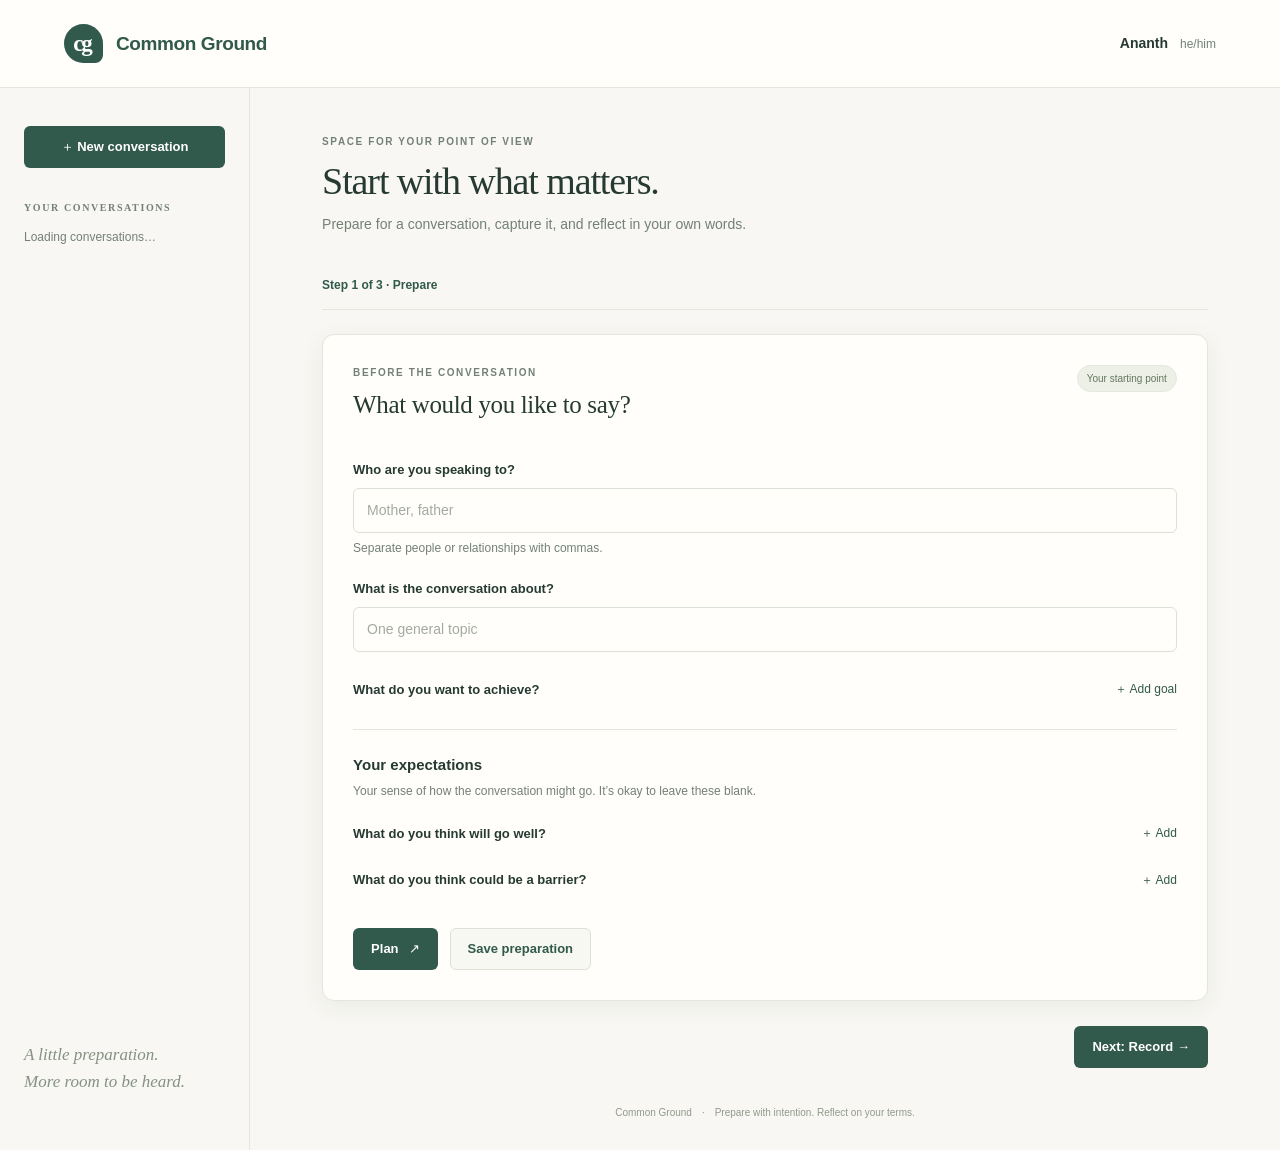
<file: interface/static/index.html>
<!doctype html>
<html lang="en">
<head>
  <meta charset="utf-8">
  <meta name="viewport" content="width=device-width, initial-scale=1">
  <meta name="theme-color" content="#31594c">
  <title>Common Ground · Conversation preparation</title>
  <link rel="stylesheet" href="/static/style.css">
  <script type="module" src="/static/app.js"></script>
</head>
<body>
  <header class="topbar"><a class="brand" href="/" aria-label="Common Ground home"><span class="brand-mark" aria-hidden="true">cg</span><span>Common Ground</span></a><span class="profile" id="profile">Ananth <span>he/him</span></span></header>
  <div class="workspace">
    <aside class="sidebar" aria-label="Your conversations">
      <button class="button primary" id="new-session">＋ New conversation</button>
      <h2 class="eyebrow">Your conversations</h2>
      <div id="session-list" class="session-list"><p class="muted small">Loading conversations…</p></div>
      <p class="sidebar-note">A little preparation.<br>More room to be heard.</p>
    </aside>
    <main>
      <div class="page-heading"><div><p class="eyebrow">Space for your point of view</p><h1 id="page-title">Start with what matters.</h1><p id="page-description">Prepare for a conversation, capture it, and reflect in your own words.</p></div><button id="delete-session" class="text-button danger" hidden>Delete conversation</button></div>
      <div id="notice" class="notice" role="status" aria-live="polite" hidden></div>
      <p id="stage-progress" class="stage-progress" role="status">Step 1 of 3 · Prepare</p>
      <nav id="stage-tabs" class="stage-tabs" aria-label="Completed conversation" hidden>
        <button type="button" data-stage="prepare" aria-controls="prepare-stage">Preparation</button>
        <button type="button" data-stage="record" aria-controls="record-stage">Recording</button>
        <button type="button" data-stage="reflect" aria-controls="reflect-stage">Self-evaluation</button>
      </nav>
      <section id="prepare-stage" class="stage-panel" aria-label="Prepare">
        <form id="preparation-form" class="panel">
          <div class="section-heading"><div><p class="eyebrow">Before the conversation</p><h2>What would you like to say?</h2></div><span class="pill">Your starting point</span></div>
          <fieldset id="preparation-fields">
            <label for="audience">Who are you speaking to?</label><input id="audience" name="audience" placeholder="Mother, father" required maxlength="2000" aria-describedby="audience-help"><p class="help" id="audience-help">Separate people or relationships with commas.</p>
            <label for="topic">What is the conversation about?</label><input id="topic" name="topic" placeholder="One general topic" required maxlength="2000">
            <div class="field-group"><div class="label-row"><label id="goals-label">What do you want to achieve?</label><button type="button" class="add-button" data-add="goals" aria-label="Add a goal">＋ Add goal</button></div><div id="goals" aria-labelledby="goals-label"></div></div>
            <div class="expectations"><h3>Your expectations</h3><p class="help">Your sense of how the conversation might go. It’s okay to leave these blank.</p><div class="field-group"><div class="label-row"><label id="positives-label">What do you think will go well?</label><button type="button" class="add-button" data-add="positives" aria-label="Add something that might go well">＋ Add</button></div><div id="positives" aria-labelledby="positives-label"></div></div><div class="field-group"><div class="label-row"><label id="barriers-label">What do you think could be a barrier?</label><button type="button" class="add-button" data-add="barriers" aria-label="Add a possible barrier">＋ Add</button></div><div id="barriers" aria-labelledby="barriers-label"></div></div></div>
          </fieldset>
          <div id="preparation-locked" class="help" hidden>This preparation is preserved with your recording or reflection. Start a new conversation to change your goals.</div>
          <div id="clarifications" hidden></div>
          <div class="actions"><button type="submit" class="button primary" id="plan-button">Plan <span aria-hidden="true">↗</span></button><button type="button" class="button secondary" id="save-preparation">Save preparation</button><span class="help" id="model-status"></span></div>
        </form>
        <section class="panel plan-panel" id="plan-panel" hidden><div class="section-heading"><div><p class="eyebrow">A possible way forward</p><h2>Your conversation plan</h2></div><span class="pill">AI draft · editable</span></div><div class="plan-toolbar"><p class="help">A suggested sequence. Use the words that feel right to you.</p><button type="button" class="button secondary" id="edit-plan" aria-controls="plan-editor" aria-expanded="false">Edit wording</button></div><form id="chosen-plan-form"><div id="plan-preview"></div><div id="plan-editor" hidden></div><div class="actions"><button class="button primary" type="submit" id="save-plan">Save this plan</button><button class="button secondary" type="button" id="reject-plan">Discard suggestions</button><span class="help" id="plan-save-status"></span></div></form></section>
        <div class="stage-navigation"><button type="button" class="button primary" id="go-record">Next: Record →</button></div>
      </section>
      <section id="record-stage" class="stage-panel" aria-label="Record" hidden><div class="panel recording-panel"><p class="eyebrow">During the conversation</p><h2>Be present. We’ll keep the recording.</h2><p class="muted">Audio is saved with this conversation. There are no live alerts or analysis.</p><div class="recording-display"><div id="recording-orb" class="recording-orb" aria-hidden="true"><span></span></div><div class="timer" id="recording-timer">00:00</div><p id="recording-status" role="status" aria-live="polite">Ready when you are.</p></div><p class="help" id="recording-help">Keep this page open while recording. Let everyone know before you start.</p><div class="actions centered"><button class="button primary" id="start-recording">Start recording</button><button class="button stop" id="stop-recording" hidden>Stop and save</button><button class="button primary" id="retry-recording" hidden>Retry save</button><a class="button secondary" id="download-recording" hidden>Download a backup</a><button class="text-button danger" id="discard-recording" hidden>Discard captured audio</button></div><audio id="recording-playback" controls preload="metadata" hidden></audio><p id="recording-saved" class="help" hidden>Saved as MP4. You can return to this recording later.</p></div><div class="stage-navigation"><button type="button" class="button secondary" id="back-prepare">← Back to preparation</button><button type="button" class="button primary" id="go-reflect">Next: Self-evaluation →</button></div></section>
      <section id="reflect-stage" class="stage-panel" aria-label="Reflect" hidden><form class="panel" id="evaluation-form"><div class="section-heading"><div><p class="eyebrow">After the conversation</p><h2>How did it go for you?</h2></div><span class="pill">In your own words</span></div><p class="help">Your assessment is what counts. You can save a draft and return later.</p><div id="evaluation-goals"></div><label for="reflection">What went differently from what you expected? <span class="optional">Optional</span></label><div id="expectations-context" class="expectations-context"></div><textarea id="reflection" aria-describedby="expectations-context" rows="4" placeholder="Anything that surprised you, or that you would approach differently…"></textarea><div class="actions"><button class="button secondary" type="submit" name="state" value="draft">Save draft</button><button class="button primary" type="submit" name="state" value="completed">Complete reflection</button><span class="help" id="evaluation-status"></span></div></form><section class="panel summary-panel"><div class="section-heading"><div><p class="eyebrow">Optional</p><h2>Your conversation summary</h2></div><span class="pill">AI-assisted</span></div><p class="help" id="summary-sources">Uses your written evaluation and the saved audio, when available. These are sent to Google Gemini only when you generate a summary. Your ratings stay yours.</p><button class="button secondary" id="generate-summary">Generate summary</button><div id="summary-editor" hidden><p id="summary-outdated" class="notice" hidden>Your reflection or recording has changed. Generate a new summary to include the latest information.</p><p class="help" id="summary-used-sources"></p><label for="summary-text">AI summary · editable draft</label><textarea id="summary-text" rows="6"></textarea><button class="button secondary" id="save-summary">Save summary edits</button></div></section><div class="stage-navigation"><button type="button" class="button secondary" id="back-record">← Back to recording</button></div></section>
      <footer>Common Ground <span aria-hidden="true">·</span> Prepare with intention. Reflect on your terms.</footer>
    </main>
  </div>
</body>
</html>
</file>
<file: static/style.css>
:root{color-scheme:light;--paper:#f8f7f3;--white:#fffefa;--ink:#263a33;--muted:#738078;--green:#31594c;--green-light:#edf2ec;--line:#e2e6dc;--terracotta:#ae654b;--shadow:0 6px 25px #243c3010;font-family:Inter,-apple-system,BlinkMacSystemFont,"Segoe UI",sans-serif;font-synthesis:none;font-size:15px}*{box-sizing:border-box}body{margin:0;background:var(--paper);color:var(--ink);line-height:1.55}button,input,textarea,select{font:inherit}button,a,input,textarea,select{-webkit-tap-highlight-color:transparent}button{cursor:pointer}button:disabled{cursor:not-allowed;opacity:.5}button:focus-visible,a:focus-visible{outline:3px solid #b7955c;outline-offset:4px}input:focus,textarea:focus,select:focus{outline:2px solid #708f7d;outline-offset:1px}a{color:var(--green)}[hidden]{display:none!important}.topbar{height:88px;padding:0 5%;display:flex;align-items:center;justify-content:space-between;border-bottom:1px solid var(--line);background:var(--white)}.brand{display:flex;gap:13px;align-items:center;text-decoration:none;font-size:19px;font-weight:650;letter-spacing:-.4px}.brand-mark{width:39px;height:39px;display:grid;place-items:center;background:var(--green);border-radius:50% 50% 8px 50%;font-family:Georgia,serif;color:white;font-size:23px;letter-spacing:-2px;padding-right:3px}.profile{font-size:14px;font-weight:600}.profile span{color:var(--muted);font-size:12px;font-weight:400;padding-left:8px}.workspace{max-width:1440px;margin:auto;display:grid;grid-template-columns:250px minmax(0,1fr);min-height:calc(100vh - 88px)}.sidebar{border-right:1px solid var(--line);padding:38px 24px;display:flex;flex-direction:column}.sidebar>.button{width:100%;font-size:13px}.sidebar .eyebrow{margin:33px 0 14px}.session-list{display:grid;gap:8px}.session-item{padding:13px 12px;text-align:left;border:1px solid transparent;background:transparent;border-radius:8px;color:var(--ink);width:100%;overflow-wrap:anywhere}.session-item.active{background:#e9eee6;border-color:#dce4d6}.session-item:hover{background:#edf0e9}.session-item strong{display:block;font-weight:500;font-size:13px}.session-item small{font-size:11px;color:var(--muted)}.sidebar-note{font-family:Georgia,serif;font-style:italic;font-size:17px;line-height:1.6;color:#849183;margin-top:auto;padding-top:55px}main{padding:46px 7% 20px;min-width:0;max-width:1050px}.page-heading{display:flex;justify-content:space-between;gap:20px;align-items:start}.page-heading>div>p:last-child{color:var(--muted);font-size:14px;max-width:550px;margin-top:11px}.eyebrow{font-size:10px;text-transform:uppercase;font-weight:700;letter-spacing:1.6px;color:var(--muted);margin:0 0 9px}h1,h2,h3,p{margin-top:0}h1{font-family:Georgia,"Times New Roman",serif;font-weight:400;font-size:38px;line-height:1.18;letter-spacing:-1.1px;margin-bottom:0}h2{font-family:Georgia,"Times New Roman",serif;font-size:25px;font-weight:400;letter-spacing:-.35px;line-height:1.3;margin-bottom:12px}h3{font-size:15px;font-weight:600;margin-bottom:4px}.panel{padding:30px;background:var(--white);border:1px solid var(--line);border-radius:12px;box-shadow:var(--shadow);margin-bottom:23px}.section-heading{display:flex;justify-content:space-between;gap:16px;align-items:start;margin-bottom:18px}.section-heading h2{margin-bottom:0}.pill{white-space:nowrap;font-size:10px;color:#65765e;background:#edf0e7;border:1px solid #e4e9dc;border-radius:20px;padding:5px 9px}.help{font-size:12px;color:var(--muted);line-height:1.6;margin-top:6px;margin-bottom:0}.muted{color:var(--muted)}.small{font-size:12px}.optional{font-size:11px;color:var(--muted);font-weight:400}fieldset{border:0;margin:0;padding:0;min-width:0}label{display:block;font-size:13px;font-weight:550;margin:20px 0 8px}input,textarea,select{width:100%;padding:11px 13px;color:var(--ink);border:1px solid #dce1d7;background:#fffefb;border-radius:6px;transition:border-color .15s;min-width:0;font-size:14px}textarea{resize:vertical;min-height:72px}input::placeholder,textarea::placeholder{color:#a2aaa1}input:disabled,textarea:disabled{background:#f3f4ef;color:#7f877d}.field-group{margin-top:23px}.label-row{display:flex;justify-content:space-between;align-items:center;gap:10px;margin-bottom:9px}.label-row label{margin:0}.add-button{background:none;color:var(--green);border:0;padding:5px 0 5px 9px;font-size:12px;white-space:nowrap}.entry-row{display:flex;align-items:start;gap:6px;margin-bottom:8px}.entry-row textarea{min-height:45px;resize:vertical;line-height:1.4}.remove-button{border:0;background:transparent;color:#849082;font-size:21px;min-width:34px;min-height:44px;border-radius:5px}.remove-button:hover{color:#8a4131;background:#f6ebe5}.expectations{border-top:1px solid var(--line);padding-top:23px;margin-top:25px}.expectations .field-group{margin-top:18px}.button{display:inline-flex;gap:10px;align-items:center;justify-content:center;border:1px solid transparent;border-radius:6px;min-height:42px;padding:10px 17px;text-decoration:none;font-size:13px;font-weight:550;line-height:1.4}.primary{background:var(--green);color:white}.primary:hover:not(:disabled){background:#24483b}.secondary{background:#f7f8f2;color:var(--green);border-color:#dce2d5}.secondary:hover:not(:disabled){background:#edf1e7}.actions{display:flex;flex-wrap:wrap;gap:12px;align-items:center;margin-top:24px}.text-button{border:0;background:none;font-size:12px;line-height:1.5;padding:6px 0;white-space:nowrap;color:var(--green)}.danger{color:#95604d}.notice{font-size:13px;line-height:1.6;background:#edf2ea;border:1px solid #dce5d8;border-radius:7px;padding:12px 15px;margin:18px 0;color:#3e5942}.notice.error{background:#faf0e9;border-color:#ecd7c9;color:#873f2d}.plan-step,.evaluation-goal{border-top:1px solid var(--line);padding-top:18px;margin-top:22px}.step-number{font-size:10px;color:var(--terracotta);font-weight:650;letter-spacing:1.2px;text-transform:uppercase}.plan-panel{background:#fbfcf7}.plan-panel textarea{background:white}#clarifications{margin-top:23px;padding:20px;background:#f1f3eb;border:1px solid var(--line);border-radius:8px}#clarifications label{margin-top:16px}.question-row{display:flex;align-items:start;gap:10px}.question-row .button{white-space:nowrap;font-size:11px}.recording-panel{text-align:center;padding-top:36px;padding-bottom:34px}.recording-panel>p.muted{font-size:13px;max-width:420px;margin:0 auto}.recording-display{padding:28px 0 5px}.recording-orb{width:96px;height:96px;border-radius:50%;background:#edf1e7;display:grid;place-items:center;margin:0 auto 14px;border:1px solid #e1e8d9}.recording-orb span{width:28px;height:36px;border:2px solid #55745b;border-radius:20px;position:relative}.recording-orb span:after{content:"";position:absolute;height:8px;width:2px;background:#55745b;bottom:-10px;left:11px}.recording-orb.live{background:#f8e8df;border-color:#ebcbb9}.recording-orb.live span{background:#ac6148;border:0;width:24px;height:24px;border-radius:5px}.recording-orb.live span:after{display:none}.timer{font-variant-numeric:tabular-nums;font-family:Georgia,serif;font-size:42px;color:var(--green);line-height:1.3}.recording-display>p{font-size:13px;margin:7px 0}.centered{justify-content:center}.stop{background:#9f563f;color:white}audio{width:100%;margin:22px 0 8px}.next-link{display:block;margin:5px 0 20px auto;font-size:13px}.expectations-context{background:#f3f5ed;border-radius:7px;padding:15px;margin:22px 0;font-size:12px}.expectations-context p{margin:0 0 5px}.expectations-context ul{padding-left:18px;margin:5px 0 12px;color:#687461}.evaluation-goal>h3{font-size:15px;font-weight:600}.evaluation-goal label{margin-top:14px}.evaluation-goal details{margin-top:13px}.evaluation-goal summary{font-size:12px;color:var(--muted);cursor:pointer}.summary-panel #generate-summary{margin-top:17px}.summary-panel textarea{margin-bottom:14px}footer{font-size:10px;color:#90998c;display:flex;gap:10px;justify-content:center;margin:37px 0 10px;text-align:center}.busy{cursor:progress}.busy button[type=submit]{cursor:progress}@media(max-width:950px){main{padding-left:30px;padding-right:30px}.workspace{grid-template-columns:210px minmax(0,1fr)}.sidebar{padding:30px 18px}.pill{display:none}h1{font-size:33px}.panel{padding:25px}}@media(max-width:700px){.topbar{height:72px;padding:0 20px}.brand{font-size:17px;gap:10px}.brand-mark{width:34px;height:34px;font-size:21px}.profile{font-size:12px}.profile span{display:block;padding:0;text-align:right;font-size:10px}.workspace{display:block}.sidebar{border-right:0;border-bottom:1px solid var(--line);padding:14px 20px;display:grid;grid-template-columns:auto 1fr;gap:12px;align-items:center}.sidebar>.button{font-size:11px;min-height:40px;padding:8px 12px;white-space:nowrap}.sidebar>.eyebrow,.sidebar-note{display:none}.session-list{display:flex;overflow-x:auto;gap:7px}.session-list>p{margin:0}.session-item{min-width:135px;max-width:180px;flex-shrink:0;padding:8px 10px}.session-item strong{font-size:11px;white-space:nowrap;text-overflow:ellipsis;overflow:hidden}.session-item small{font-size:9px}main{padding:28px 18px 15px}.page-heading{display:block}.page-heading>div>p:last-child{font-size:12px;margin-bottom:8px}.page-heading .text-button{font-size:10px}h1{font-size:32px}h2{font-size:23px}.eyebrow{font-size:9px}.panel{padding:22px 18px;border-radius:9px}.section-heading{margin-bottom:15px}input,textarea,select{font-size:16px}label{font-size:12px}.add-button{font-size:11px}.button{font-size:12px;min-height:44px}.actions{gap:9px}.question-row{display:block}.question-row .button{margin-top:7px}.recording-panel{padding:29px 19px}.recording-panel h2{font-size:25px}.actions>.help{width:100%}footer{display:block;font-size:9px}.help{font-size:11px}}

/* A readable route through the conversation; editing remains a separate view. */
.plan-toolbar { display:flex; align-items:center; justify-content:space-between; gap:16px; margin-bottom:24px; }
.plan-toolbar .help { margin:0; max-width:390px; }
.plan-toolbar .button { flex-shrink:0; }
.plan-overview { padding:21px 23px; border-left:3px solid var(--green); background:#edf2e9; border-radius:0 8px 8px 0; }
.plan-intent { margin:0; font-size:17px; line-height:1.65; overflow-wrap:anywhere; }
.plan-route-heading { display:flex; align-items:center; justify-content:space-between; gap:15px; margin:28px 0 10px; }
.plan-route-heading h3 { margin:0; font-size:13px; color:var(--muted); font-weight:500; }
.plan-route { list-style:none; margin:0; padding:0; }
.route-item { position:relative; padding:0 0 13px; }
.route-item:not(:last-child)::before { content:""; position:absolute; top:40px; bottom:0; left:18px; width:1px; background:#cdd9ca; }
.route-step { position:relative; }
.route-step-heading { list-style:none; display:flex; align-items:center; gap:15px; padding:11px 0; cursor:pointer; border-radius:5px; }
.route-step-heading::-webkit-details-marker { display:none; }
.route-step-heading::after { content:"+"; margin-left:auto; flex-shrink:0; width:28px; height:28px; display:grid; place-items:center; border:1px solid var(--line); border-radius:50%; color:var(--green); font-size:18px; }
.route-step[open] > .route-step-heading::after { content:"−"; }
.route-step-heading:focus-visible, .plan-assumptions > summary:focus-visible { outline:3px solid #b7955c; outline-offset:4px; }
.route-number { flex:0 0 37px; height:37px; display:grid; place-items:center; border:1px solid #cdd9ca; border-radius:50%; background:var(--white); color:var(--green); font-size:12px; font-weight:650; }
.route-step[open] .route-number { background:var(--green); color:white; border-color:var(--green); }
.route-title { font-size:18px; line-height:1.4; font-weight:550; overflow-wrap:anywhere; min-width:0; }
.route-step-content { margin:7px 0 13px 52px; display:grid; grid-template-columns:minmax(0,1fr) minmax(0,1fr); gap:23px; padding:8px 0 15px; }
.route-step-content h4 { margin:0 0 12px; font-size:10px; text-transform:uppercase; letter-spacing:1.2px; color:#65775e; font-weight:650; }
.route-points ul { margin:0; padding-left:17px; font-size:14px; line-height:1.7; }
.route-points li { padding-left:3px; margin-bottom:11px; overflow-wrap:anywhere; white-space:pre-line; }
.route-points li::marker { color:#91a183; }
.route-wording { align-self:start; background:#f2eee4; border-radius:8px; padding:19px 21px; }
.route-wording h4 { color:#8b7151; }
.route-wording blockquote { margin:0; font-family:Georgia,serif; font-size:19px; line-height:1.65; color:#514a3b; overflow-wrap:anywhere; white-space:pre-line; }
.plan-assumptions { border-top:1px solid var(--line); padding:17px 0 0; margin-top:12px; font-size:12px; color:#7c684e; }
.plan-assumptions > summary { cursor:pointer; padding:5px 0; }
.plan-assumptions ul { padding-left:20px; line-height:1.7; overflow-wrap:anywhere; }
.plan-assumptions li { margin-bottom:8px; }
@media(max-width:950px) {
  .route-step-content { grid-template-columns:minmax(0,1fr); gap:12px; }
}
@media(max-width:700px) {
  .plan-toolbar { align-items:flex-start; gap:10px; }
  .plan-toolbar .button { padding:9px 12px; font-size:11px; }
  .plan-overview { padding:16px; }
  .plan-intent { font-size:15px; }
  .route-title { font-size:16px; }
  .route-step-heading { gap:10px; }
  .route-step-heading::after { width:24px; height:24px; }
  .route-step-content { margin-left:0; padding:10px 0 12px 19px; margin-top:0; }
  .route-points { padding-left:10px; }
  .route-wording { margin-left:10px; padding:16px; }
  .route-wording blockquote { font-size:18px; }
  .plan-route-heading h3 { font-size:12px; }
}

.stage-progress { margin:26px 0 24px; padding-bottom:14px; border-bottom:1px solid var(--line); font-size:12px; font-weight:600; color:var(--green); scroll-margin-top:20px; }
.stage-tabs { display:flex; margin:26px 0 24px; border-bottom:1px solid var(--line); scroll-margin-top:20px; }
.stage-tabs button { flex:1; padding:14px 8px; border:0; border-bottom:2px solid transparent; background:transparent; color:var(--muted); font-size:12px; }
.stage-tabs button[aria-current] { border-bottom-color:var(--green); color:var(--green); font-weight:600; }
.stage-navigation { display:flex; justify-content:space-between; gap:12px; margin:25px 0; flex-wrap:wrap; }
#prepare-stage > .stage-navigation { justify-content:flex-end; }
#expectations-context { margin:10px 0 14px; }
#summary-used-sources { margin-top:18px; }
@media(max-width:700px) { .stage-navigation .button { flex:1 1 150px; } }

/* Quiet prompts: optional support that waits to be looked at. No sound, motion or announcements.
   The cue card deliberately mirrors the plan's "You could say" block: it is the plan, resurfacing. */
.visually-hidden { position:absolute; width:1px; height:1px; padding:0; margin:-1px; overflow:hidden; clip:rect(0 0 0 0); white-space:nowrap; border:0; }
.prompts-panel .section-heading { margin-bottom:8px; align-items:center; }
.prompts-panel > .help { max-width:600px; }
.prompt-modes { display:grid; gap:9px; margin:20px 0 6px; }
.prompt-modes .prompt-mode { display:flex; gap:13px; align-items:flex-start; margin:0; padding:14px 16px; border:1px solid var(--line); border-radius:8px; background:var(--white); font-weight:400; cursor:pointer; }
.prompt-mode input { width:auto; flex:0 0 auto; margin:3px 0 0; padding:0; accent-color:var(--green); }
.prompt-mode strong { display:block; font-size:14px; font-weight:600; }
.prompt-mode small { display:block; font-size:12px; color:var(--muted); line-height:1.5; margin-top:2px; }
.prompt-mode:has(input:checked) { border-color:#9fb6a5; background:#f1f5ee; }
.prompt-mode:has(input:disabled) { cursor:not-allowed; opacity:.6; }
.prompt-suggested { display:inline-block; margin-left:7px; padding:1px 8px; font-size:10px; font-weight:600; color:#65765e; background:#edf0e7; border:1px solid #e4e9dc; border-radius:20px; vertical-align:1px; }
/* While recording, the choice shrinks to one row so it can still be changed mid-conversation. */
.prompts-panel.live .prompt-modes { grid-template-columns:repeat(3, minmax(0, 1fr)); gap:0; margin:4px 0 20px; border:1px solid var(--line); border-radius:8px; overflow:hidden; }
.prompts-panel.live .prompt-modes .prompt-mode { border:0; border-radius:0; padding:10px 12px; align-items:center; justify-content:center; gap:8px; }
.prompts-panel.live .prompt-modes .prompt-mode + .prompt-mode { border-left:1px solid var(--line); }
.prompts-panel.live .prompt-mode small, .prompts-panel.live .prompt-suggested { display:none; }
.prompts-panel.live .prompt-mode strong { font-size:12px; font-weight:550; }
.prompts-panel.live .prompt-mode input { margin:0; }
.prompt-card { background:#f2eee4; border-radius:8px; padding:19px 21px; }
.prompt-card.empty { background:#f3f5ed; }
.prompt-kind { margin:0 0 8px; font-size:10px; text-transform:uppercase; letter-spacing:1.2px; color:#8b7151; font-weight:650; }
.prompt-text { margin:0; font-size:15px; line-height:1.6; overflow-wrap:anywhere; }
.prompt-card.empty .prompt-text { color:var(--muted); font-size:13px; }
.prompt-card blockquote { margin:12px 0 0; font-family:Georgia, serif; font-size:19px; line-height:1.6; color:#514a3b; overflow-wrap:anywhere; }
#prompt-status { min-height:19px; margin-top:9px; }
#prompts-live > .actions { margin-top:12px; }
#prompt-suggestion { margin-top:14px; }
.prompt-language { max-width:320px; }
.prompt-language select { margin-top:8px; }
/* The safety cue looks like any other cue, since family members may see the screen; helplines wait behind "More help". */
.prompt-help { margin-top:12px; font-size:13px; }
.prompt-help summary { width:max-content; color:var(--muted); cursor:pointer; }
.prompt-help p { margin:6px 0 0; line-height:1.6; }
.prompt-history .prompt-help-text { color:var(--terracotta); }
.prompt-outline { display:grid; grid-template-columns:minmax(0, 1.25fr) minmax(0, 1fr); gap:20px 30px; margin-top:26px; }
.prompt-outline h3 { margin:0 0 6px; font-size:12px; font-weight:600; color:var(--muted); }
.prompt-steps, .prompt-goals { list-style:none; margin:0; padding:0; font-size:13px; }
.prompt-steps li { display:flex; gap:10px; align-items:baseline; padding:7px 0; border-top:1px solid var(--line); color:var(--muted); }
.prompt-step-number { flex:0 0 auto; font-size:11px; font-weight:650; color:#91a183; font-variant-numeric:tabular-nums; }
.prompt-step-title { min-width:0; overflow-wrap:anywhere; }
.prompt-steps li[aria-current] { color:var(--ink); font-weight:600; }
.prompt-steps li[aria-current] .prompt-step-number { color:var(--terracotta); }
.prompt-now { margin-left:auto; flex:0 0 auto; font-size:10px; font-weight:650; color:var(--terracotta); }
.prompt-goals li { position:relative; padding:7px 0 7px 20px; border-top:1px solid var(--line); color:var(--muted); overflow-wrap:anywhere; }
.prompt-goals li::before { content:""; position:absolute; left:2px; top:13px; width:9px; height:9px; border:1.5px solid #b4c1ae; border-radius:50%; box-sizing:border-box; }
.prompt-goals li.raised { color:var(--ink); }
.prompt-goals li.raised::before { background:var(--green); border-color:var(--green); }
.prompt-history { list-style:none; margin:14px 0 0; padding:0; font-size:13px; }
.prompt-history li { display:grid; grid-template-columns:52px minmax(0, 1fr); gap:12px; padding:13px 0; border-top:1px solid var(--line); }
.prompt-time { color:var(--muted); font-size:12px; font-variant-numeric:tabular-nums; padding-top:1px; }
.prompt-history strong { display:block; font-size:11px; font-weight:650; color:#8b7151; }
.prompt-history p { margin:2px 0 0; overflow-wrap:anywhere; }
.prompt-history blockquote { margin:6px 0 0; font-family:Georgia, serif; font-size:15px; line-height:1.6; color:#514a3b; overflow-wrap:anywhere; }
@media(max-width:700px) {
  /* On a phone, the recorder tightens up so the current prompt is visible without scrolling far. */
  #record-stage.prompts-live .recording-panel { padding-top:20px; padding-bottom:18px; }
  #record-stage.prompts-live .recording-display { padding-top:10px; }
  #record-stage.prompts-live .recording-orb { width:58px; height:58px; margin-bottom:6px; }
  #record-stage.prompts-live #recording-help, #record-stage.prompts-live #recording-note { display:none; }
  .prompts-panel.live .prompt-modes .prompt-mode { padding:9px 4px; gap:5px; }
  .prompts-panel.live .prompt-mode strong { font-size:11px; }
  .prompt-card { padding:16px; }
  .prompt-card blockquote { font-size:17px; }
  .prompt-outline { grid-template-columns:minmax(0, 1fr); gap:16px; }
}

/* Accounts: sign in, create an account, recover, and settings. */
.account-area { display:flex; align-items:center; gap:16px; }
.auth-view { min-height:calc(100vh - 88px); display:grid; place-items:start center; padding:56px 20px; }
.auth-card { width:100%; max-width:460px; }
.auth-card h1 { font-size:32px; margin-bottom:6px; }
.auth-form .actions .button { width:100%; }
.auth-switch { display:flex; flex-wrap:wrap; justify-content:space-between; gap:8px; margin:16px 0 0; }
.auth-privacy { margin-top:22px; padding-top:16px; border-top:1px solid var(--line); }
.password-field { display:flex; align-items:center; gap:8px; }
.password-field .reveal { flex:0 0 auto; min-width:44px; min-height:44px; }
.recovery-code { margin:18px 0 0; padding:16px; border-radius:8px; background:#f2eee4; text-align:center; font-family:ui-monospace, SFMono-Regular, Menlo, Consolas, monospace; font-size:19px; letter-spacing:1px; overflow-wrap:anywhere; user-select:all; }
.checkbox { display:flex; gap:10px; align-items:flex-start; font-weight:400; }
.checkbox input { width:auto; margin-top:4px; accent-color:var(--green); }
.account-dialog { width:min(560px, calc(100% - 32px)); max-height:calc(100% - 48px); padding:28px; border:1px solid var(--line); border-radius:12px; background:var(--white); color:var(--ink); box-shadow:var(--shadow); }
.account-dialog::backdrop { background:#1f2d2766; }
.account-dialog form { border-top:1px solid var(--line); padding-top:18px; margin-top:22px; }
.account-dialog h3 { margin-bottom:0; }
.danger-zone { border-top:1px solid var(--line); margin-top:22px; padding-top:18px; }
.danger-zone summary { cursor:pointer; color:#95604d; font-size:13px; font-weight:550; }
.danger-zone form { border:0; padding-top:0; margin-top:8px; }
.danger-button { background:#9f563f; color:white; }
.danger-button:hover:not(:disabled) { background:#86462f; }
@media(max-width:700px) { .recovery-code { font-size:15px; letter-spacing:.3px; padding:14px 8px; } .auth-view { min-height:calc(100vh - 72px); padding:28px 16px; } .account-area { gap:10px; } .account-dialog { padding:22px 18px; } }

/* Optional voice sample in account settings. */
.voice-section { border-top:1px solid var(--line); padding-top:18px; margin-top:22px; }
.voice-sentence { margin:14px 0 0; padding:14px 16px; border-radius:8px; background:#f2eee4; font-family:Georgia, serif; font-size:17px; line-height:1.6; color:#514a3b; }

/* Follow-up when a conversation hasn't happened yet, the check-in, and insights. */
.check-in { margin:0 0 18px; padding:16px 18px; border:1px solid var(--line); border-radius:10px; background:#f2eee4; }
.check-in p { margin:0 0 10px; }
.follow-up-panel summary { cursor:pointer; font-weight:600; }
.follow-up-panel[open] summary { margin-bottom:10px; }
.follow-up-reasons { border:0; padding:0; margin:6px 0 14px; display:grid; gap:8px; }
.follow-up-reasons legend { font-weight:600; margin-bottom:6px; }
.follow-up-reasons label { display:flex; gap:10px; align-items:center; font-weight:400; }
.follow-up-advice { margin-top:14px; padding:14px 16px; border-radius:8px; background:#edf2ec; }
.follow-up-advice p { margin:0 0 6px; }
.share-check { display:flex; gap:10px; align-items:center; font-weight:400; }
.insights-dialog ul { margin:6px 0 14px; padding-left:18px; }
.insights-dialog h3 { margin:16px 0 4px; font-size:15px; }

/* Team access (admins) in account settings. */
.team-list { margin:10px 0 14px; padding-left:18px; }
.team-list li { margin-bottom:6px; }
.team-list .text-button { margin-left:8px; }
.team-form select { width:100%; }

/* Instant prompts (Gemini Live) choice on the Record step. */
.prompt-instant { margin: 10px 0; }

/* One text box per person. Space or a comma opens the next box. */
.people-field { margin-top: 0; }
.person-row input { min-height: 44px; }

/* Optional live view of what Gemini hears (instant prompts). */
.live-monitor h2 { font-size: 16px; margin: 0 0 6px; }
.live-monitor-meter { height: 8px; border-radius: 4px; background: var(--line); overflow: hidden; margin: 6px 0 10px; }
.live-monitor-meter span { display: block; height: 100%; width: 0; background: #31594c; transition: width 0.1s linear; }
.live-monitor-transcript { white-space: pre-wrap; max-height: 9em; overflow-y: auto; font-size: 14px; line-height: 1.5; margin: 0 0 8px; }
.live-monitor pre { white-space: pre-wrap; word-break: break-word; font-size: 12px; max-height: 14em; overflow-y: auto; }

/* Input and output of the last request to Gemini. */
.live-monitor h3 { font-size: 14px; margin: 12px 0 4px; }
#live-monitor-sent:not([hidden]) ~ #live-monitor-empty { display: none; }

/* A cue is what she could say next; the hint above it says what the line does. */
.prompt-card .prompt-hint { font-size: 14px; opacity: 0.8; margin: 2px 0 6px; }
.prompt-card .prompt-line { font-size: 20px; line-height: 1.4; font-weight: 500; margin: 4px 0 0; }

/* The live transcript, line by line, with who said it. */
.live-monitor-transcript .said { margin: 0 0 4px; }
.live-monitor-transcript .said-you b { color: #31594c; }
.live-monitor-transcript .said-other b { color: #8a4b2d; }
.live-monitor-transcript .said-unclear b { opacity: 0.65; }
</file>
